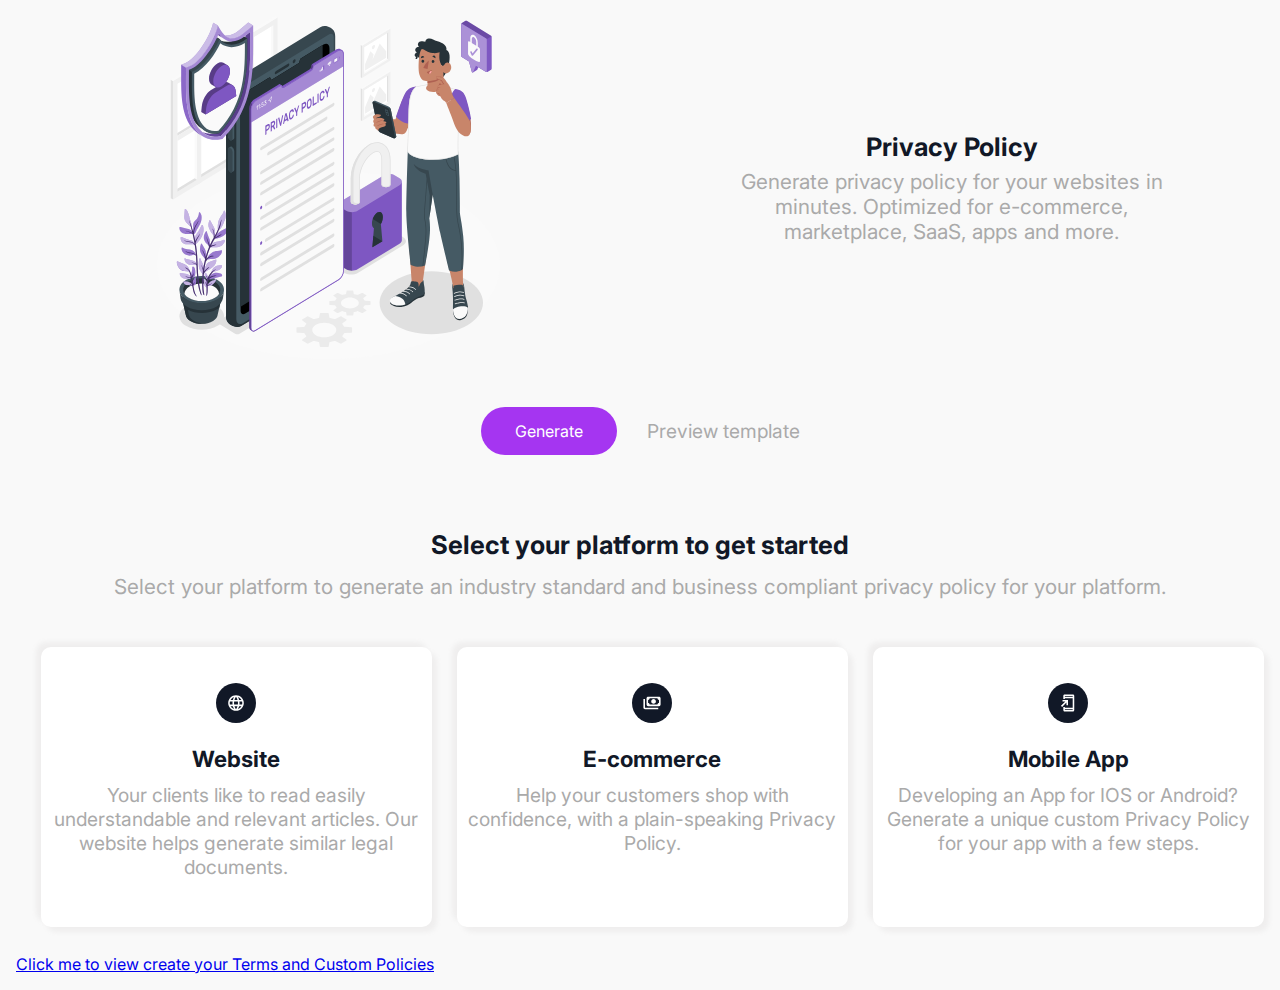
<file: index.html>
<!DOCTYPE html>
<html lang="en">
  <head>
    <meta charset="UTF-8" />
    <meta http-equiv="X-UA-Compatible" content="IE=edge" />
    <meta name="viewport" content="width=device-width, initial-scale=1.0" />
    <link rel="stylesheet" href="style.css" />
    <title>Privacy Policy</title>
    <link rel="preconnect" href="https://fonts.googleapis.com" />
    <link rel="preconnect" href="https://fonts.gstatic.com" crossorigin />
    <link
      href="https://fonts.googleapis.com/css2?family=Inter:wght@300;400;500;600;700&display=swap"
      rel="stylesheet"
    />
  </head>
  <body>
    <div class="container">
      <!-- first section starts here -->
      <div class="section-one">
        <div class="top-section">
          <div class="illustration">
            <img src="./images/amico.svg" alt="illustration" />
          </div>
          <div class="private-policy">
            <div class="top-section-writeup">
              <h3 class="header-one">Privacy Policy</h3>
              <p class="paragraph-one">
                Generate privacy policy for your websites in minutes. Optimized
                for <span class="wrap">e-commerce,</span> marketplace, SaaS,
                apps and more.
              </p>
            </div>
          </div>
        </div>
        <div class="links">
          <div class="button">
            <a href="#">Generate</a>
          </div>
          <div class="template">
            <p class="preview">Preview template</p>
          </div>
        </div>
      </div>
      <!-- first section ends here -->

      <!-- second section starts here -->
      <div class="section-two">
        <div class="second-section-writeup">
          <h2 class="header-two">Select your platform to get started</h2>
          <p class="paragraph-two">
            Select your platform to generate an industry standard and business
            compliant privacy policy for your platform.
          </p>
        </div>

        <div class="platforms">
          <div class="choice-platforms">
            <div class="platform-one">
              <div class="icon">
                <img src="./images/website.svg" alt="" width="40" />
              </div>
              <div class="platform-writeup">
                <h5 class="platform-header">Website</h5>
                <p class="platform-subhead">
                  Your clients like to read easily understandable and relevant
                  articles. Our website helps generate similar legal documents.
                </p>
              </div>
            </div>
            <div class="platform-two">
              <div class="icon">
                <img src="./images/e-commerce.svg" alt="" width="40" />
              </div>
              <div class="platform-writeup">
                <h5 class="platform-header">E-commerce</h5>
                <p class="platform-subhead">
                  Help your customers shop with confidence, with a
                  <span class="wrap">plain-speaking</span> Privacy Policy.
                </p>
              </div>
            </div>
            <div class="platform-three">
              <div class="icon">
                <img src="./images/mobile.svg" alt="" width="40" />
              </div>
              <div class="platform-writeup">
                <h5 class="platform-header">Mobile App</h5>
                <p class="platform-subhead">
                  Developing an App for IOS or Android? Generate a unique custom
                  Privacy Policy for your app with a few steps.
                </p>
              </div>
            </div>
          </div>
        </div>
      </div>
      <a href="./popup.html"
        >Click me to view create your Terms and Custom Policies</a
      >

      <!-- second section ends here -->
    </div>
  </body>
</html>
</file>
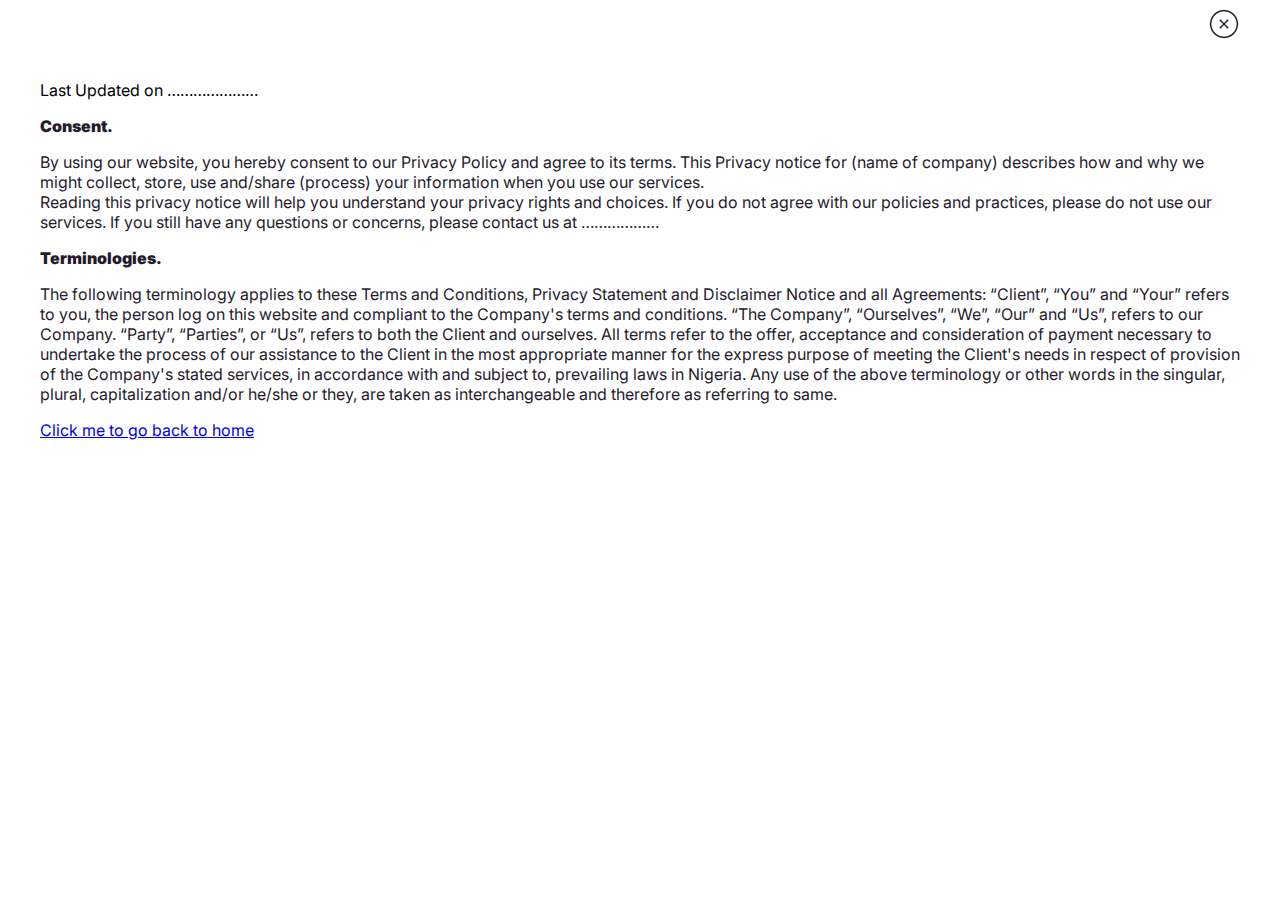
<file: popup.html>
<!DOCTYPE html>
<html lang="en">
  <head>
    <meta charset="UTF-8" />
    <meta http-equiv="X-UA-Compatible" content="IE=edge" />
    <meta name="viewport" content="width=device-width, initial-scale=1.0" />
    <title>Popup</title>
    <link rel="stylesheet" href="style2.css" />
    <link rel="preconnect" href="https://fonts.googleapis.com" />
    <link rel="preconnect" href="https://fonts.gstatic.com" crossorigin />
    <link
      href="https://fonts.googleapis.com/css2?family=Inter:wght@300;400;500;600;700&display=swap"
      rel="stylesheet"
    />
  </head>
  <body>
    <div class="container">
      <div class="cancel-image">
        <img src="./images/close-circle.png" alt="" />
      </div>
      <div class="custom-writeup">
        <div class="update">
          <p class="update-text">Last Updated on …………………</p>
        </div>
        <div class="consent">
          <p class="header">Consent.</p>
          <p class="sub-head">
            By using our website, you hereby consent to our Privacy Policy and
            agree to its terms. This Privacy notice for (name of company)
            describes how and why we might collect, store, use and/share
            (process) your information when you use our services. <br />
            Reading this privacy notice will help you understand your privacy
            rights and choices. If you do not agree with our policies and
            practices, please do not use our services. If you still have any
            questions or concerns, please contact us at ………………
          </p>
        </div>
        <div class="consent">
          <p class="header">Terminologies.</p>
          <p class="sub-head">
            The following terminology applies to these Terms and Conditions,
            Privacy Statement and Disclaimer Notice and all Agreements:
            “Client”, “You” and “Your” refers to you, the person log on this
            website and compliant to the Company's terms and conditions. “The
            Company”, “Ourselves”, “We”, “Our” and “Us”, refers to our Company.
            “Party”, “Parties”, or “Us”, refers to both the Client and
            ourselves. All terms refer to the offer, acceptance and
            consideration of payment necessary to undertake the process of our
            assistance to the Client in the most appropriate manner for the
            express purpose of meeting the Client's needs in respect of
            provision of the Company's stated services, in accordance with and
            subject to, prevailing laws in Nigeria. Any use of the above
            terminology or other words in the singular, plural, capitalization
            and/or he/she or they, are taken as interchangeable and therefore as
            referring to same.
          </p>
        </div>
        <a href="./index.html">Click me to go back to home</a>
      </div>
    </div>
  </body>
</html>
</file>
<file: style.css>
* {
  padding: 0;
  margin: 0;
  box-sizing: border-box;
}
body {
  font-family: "Inter", sans-serif;
  background-color: #f9f9f9;
}
.container {
  padding: 1rem 1rem;
}
.section-one {
  margin-bottom: 0%;
}
/* section one starts here */
.top-section {
  display: flex;
  flex-direction: row;
}
.illustration {
  width: 100%;
}
.illustration img {
  display: block;
  margin: 0 auto;
  /* width: 350; */
}
.private-policy {
  width: 100%;
  display: flex;
  justify-content: center;
  align-items: center;
}
.top-section-writeup {
  display: block;
  margin: 0 auto;
  width: 70%;
  text-align: center;
}
.header-one {
  padding-bottom: 0.3em;
  font-size: 1.6em;
  color: #111827;
}
.paragraph-one {
  font-size: 1.3em;
  color: #aaaaaa;
}

.wrap {
  white-space: nowrap;
}
.links {
  display: flex;
  justify-content: center;
  align-items: center;
  margin-top: 3em;
  color: #111827;

  /* margin-bottom: 4em; */
}
/* .button button {
  border: 1px solid #a535f1;
  border-radius: 25px;
  background-color: #a535f1;
  padding: 10px 18px;
} */
.button {
  width: 136px;
  height: 48px;
  border: none;
  background-color: #a535f1;
  border-radius: 25px;
  box-shadow: inset 0 0 0 0 #6e23a1;
  transition: ease-out 0.4s;
  text-align: center;
  vertical-align: middle;
  padding-top: 14px;
}
.button:hover {
  box-shadow: inset 90px 0 0 0 #6e23a1;
  cursor: pointer;
}
.button a {
  color: #ffffff;
  text-decoration: none;
  font-size: 1em;
  /* text-align: center; */
}
.template {
  margin-left: 30px;
  font-size: 1.2em;
  color: #111827;
  color: #aaaaaa;
}
/* section one ends here */

/* section two starts here */
.section-two {
  margin-top: 3em;
}

.second-section-writeup {
  /* margin-top: 2em; */

  text-align: center;
}
.header-two {
  padding-top: 1em;
  padding-bottom: 0.3em;
  font-size: 1.6em;
  color: #111827;
}
.paragraph-two {
  color: #aaaaaa;
  font-size: 1.3em;
  padding-top: 0.3em;
  text-align: center;
  word-wrap: break-word;
}
.platforms {
  margin-top: 3em;
}

.platform-one,
.platform-two,
.platform-three {
  height: 280px;
  width: 100%;
  border-radius: 10px;
  box-shadow: 5px 5px 5px rgba(161, 151, 151, 0.1),
    -5px -5px 5px rgba(161, 151, 151, 0.1);
  margin-bottom: 3vh;
  color: #111827;
  background-color: #ffffff;
  margin-left: 2%;
  padding-bottom: 4vh;
}
.choice-platforms {
  display: flex;
  justify-content: space-around;
  align-items: center;
}

.icon {
  display: flex;
  justify-content: center;
  align-items: center;
  margin-top: 4vh;
}
.platform-header {
  font-size: 1.4em;
  text-align: center;
  margin-top: 1em;
  margin-bottom: 0.5em;
}

.platform-subhead {
  font-size: 1.2em;
  text-align: center;
  padding: 0 8px;
  color: #aaaaaa;
}
@media screen and (max-width: 50em) {
  /* .container {
    margin: 0.7rem 1rem;
  } */
  .section-one {
    height: 87vh;
    margin-bottom: 0;
  }
  .top-section {
    display: flex;
    flex-direction: column-reverse;
  }
  .top-section-writeup {
    width: 100%;
  }
  .illustration img {
    display: block;
    margin: 0 auto;
    width: 300px;
  }
  .private-policy {
    margin-top: 3vh;
    font-size: 1.2em;
  }
  .paragraph-one {
    font-size: 1em;
    margin-bottom: 5vh;
  }
  .paragraph-one,
  .paragraph-two,
  .platform-subhead {
    color: #49414f;
  }
  .platform-header,
  .preview {
    color: #251b2c;
  }
  .header-one {
    color: #1f1725;
  }
  .links {
    margin-top: 2em;
  }
  .choice-platforms {
    display: block;
    justify-content: center;
    align-items: center;
    margin: 0 auto;
    text-align: center;
  }
  .platforms {
    display: block;
    justify-content: center;
    align-items: center;
    width: 100%;
  }
  .platform-one,
  .platform-two,
  .platform-three {
    padding-top: 3vh;
    margin-left: 0;
  }
  .paragraph-one {
    font-size: 0.92em;
  }
  .paragraph-two,
  .platform-subhead,
  .preview {
    font-size: 1.1em;
  }
  .button {
    /* width: 136px;
    height: 48px; */
    width: 100px;
    height: 38px;
    padding-top: 9px;
  }
  .button a {
    font-size: 0.9em;
  }
  .template {
    font-size: 1em;
  }
}
</file>
<file: style2.css>
* {
  box-sizing: border-box;
}
body {
  font-family: "Inter", sans-serif;
}
.container {
  padding: 0 2em;
}
.cancel-image {
  text-align: right;
  margin-bottom: 4vh;
}
.header {
  font-weight: 900;
  color: #251b2c;
}
.sub-head {
  color: #251b2c;
}
</file>
